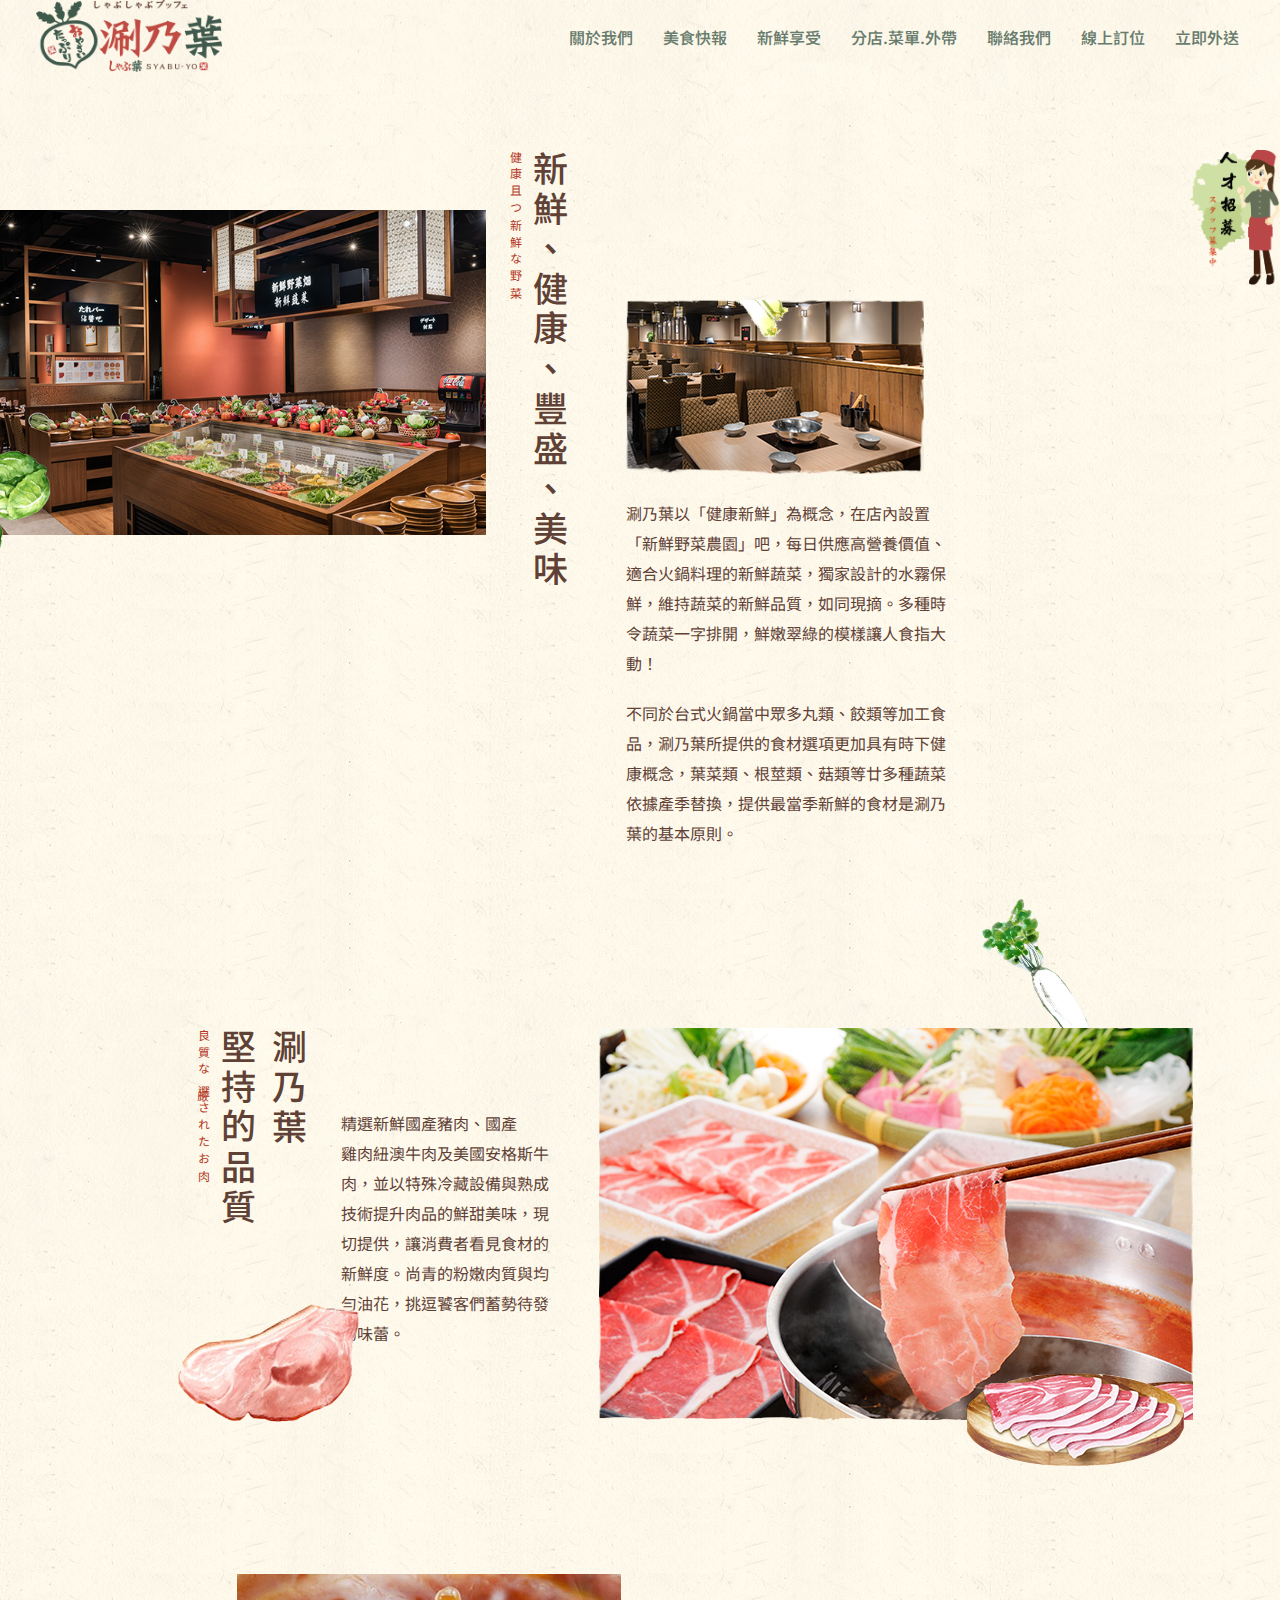
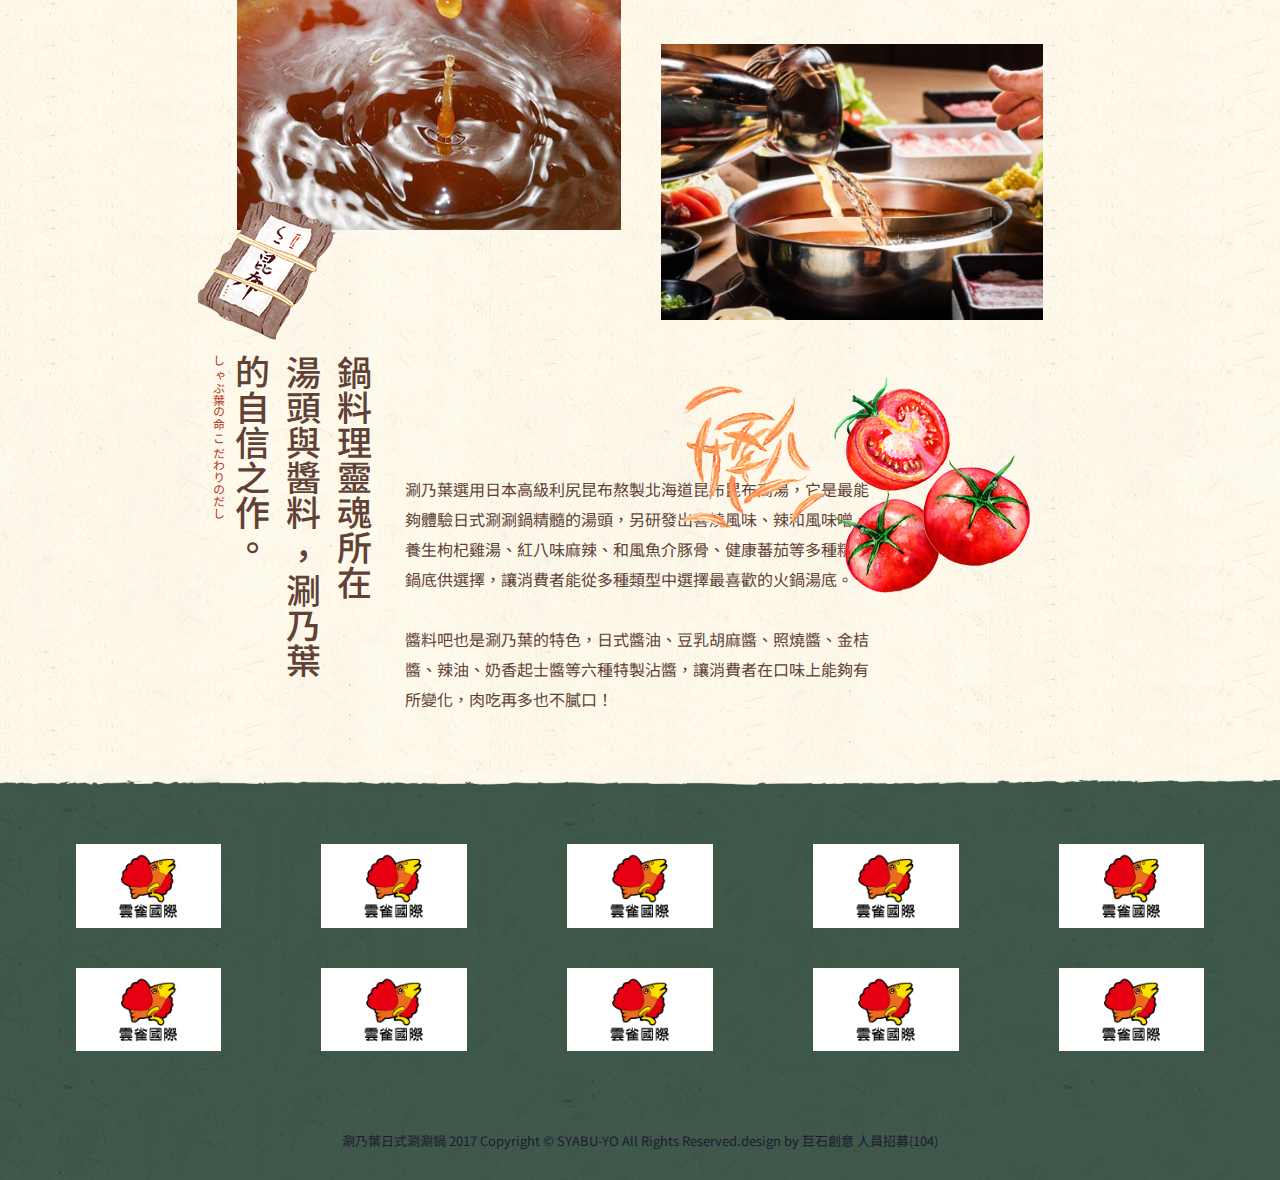
<file: csshw/index.html>
<!DOCTYPE html>
<html lang="en">
<head>
    <meta charset="UTF-8">
    <meta http-equiv="X-UA-Compatible" content="IE=edge">
    <meta name="viewport" content="width=device-width, initial-scale=1.0">
  <link rel="stylesheet" href="reset.css">
    <link rel="stylesheet" href="index.css">
    <link rel="preconnect" href="https://fonts.googleapis.com">
    <link rel="preconnect" href="https://fonts.gstatic.com" crossorigin>
    <link href="https://fonts.googleapis.com/css2?family=Noto+Sans+TC:wght@100;300;400;500;700;900&display=swap" rel="stylesheet">
    <title>Document</title>
</head>
<body>

<header>
   <div class="navbar">
    <img class="logo"src="./image/logo.png" alt="">
    <img class="mobile_b" src="./image/mobile_b.png" alt="">
    <ul class="navbar1">
       
            <li class="bar1 li1"><a href="">關於我們</a></li>
            <li class="bar1 li2"><a href="">美食快報</a></li>
            <li class="bar1 li3"><a href="">新鮮享受</a></li>
            <li class="bar1 li4"><a href="">分店.菜單.外帶</a></li>
            <li class="bar1 li5"><a href="">聯絡我們</a></li>
            <li class="bar1 li6"><a href="">線上訂位</a></li>
            <li class="bar1 li7"><a href="">立即外送</a></li>
        </ul>

   </div>
</header>
<div class="info">
    <div class="topimg">
        <div class="hiring">
            <img src="./image/hiring.png" alt="">
        </div>
        <div class="imgleftp1">
            <img src="./image/pic1.jpg" alt="">
            <div class="vage">
                <img src="./image/vage2.png" alt="">
            </div>
            </div>
            
            <div class="chili">
                <img src="./image/chili.png" alt="">
            </div>
            <div class="title">
                <span>健康且つ新鮮な野菜 </span>
                <h1>新鮮、健康、豐盛、美味</h1>
            </div>
            <div class="imgrightp2">
                <img src="./image/pic2.png" alt="">
                <div class="vage3">
                    <img src="./image/vage3.png" alt="">
                </div>
                <p class="pimg1">
                    涮乃葉以「健康新鮮」為概念，在店內設置「新鮮野菜農園」吧，每日供應高營養價值、適合火鍋料理的新鮮蔬菜，獨家設計的水霧保鮮，維持蔬菜的新鮮品質，如同現摘。多種時令蔬菜一字排開，鮮嫩翠綠的模樣讓人食指大動！  
                </p>
                <p class="pimg2">
                    不同於台式火鍋當中眾多丸類、餃類等加工食品，涮乃葉所提供的食材選項更加具有時下健康概念，葉菜類、根莖類、菇類等廿多種蔬菜依據產季替換，提供最當季新鮮的食材是涮乃葉的基本原則。

                </p>
                
                </div>
    </div>
    <div class="middleimg">
        <div class="daigon">
            <img src="./image/daigon.png" alt="">
        </div>
        
        <div class="title2">
            <div class="meat">
                <img src="./image/meat.png" alt="">
            </div>
            <span> 良質な厳選されたお肉  </span>
                <h1>堅持的品質</h1>
                <h1 class="mdh1">涮乃葉</h1>
        </div>
        <p class="mdp">

            精選新鮮國產豬肉、國產<br>雞肉紐澳牛肉及美國安格斯牛<br>肉，並以特殊冷藏設備與熟成<br>技術提升肉品的鮮甜美味，現<br>切提供，讓消費者看見食材的<br>新鮮度。尚青的粉嫩肉質與均<br>勻油花，挑逗饕客們蓄勢待發<br>的味蕾。
                </p>
        <div class="mdimg">
            <img src="./image/pic3.png" alt="">
            <div class="meat2">
                <img src="./image/meat2.png" alt="">
            </div>
        </div>
        
    </div>
<div class="bottomimg">
    <div class="btimg1">
        <img src="./image/pic4.jpg" alt="">
        <div class="konbo">
            <img src="./image/konbo.png" alt="">
        </div>
    </div>
    <div class="btimg2">
    <img src="./image/pic5.jpg" alt="">
    <div class="tomato">
        <img src="./image/tomato.png" alt="">
    </div>
</div>
<div class="character">
    <div class="vage1">
        <img src="./image/vage1.png" alt="">
    </div>
    <span>
        し ゃぶ葉の命    こ だわりのだし   
    </span>
    <h1>的自信之作。</h1>
    <h1>湯頭與醬料 ，涮乃葉</h1>
    <h1>鍋料理靈魂所在</h1>
    <p class="btp1">

	涮乃葉選用日本高級利尻昆布熬製北海道昆布昆布高湯，它是最能<br>夠體驗日式涮涮鍋精髓的湯頭，另研發出喜燒風味、辣和風味噌、<br>養生枸杞雞湯、紅八味麻辣、和風魚介豚骨、健康蕃茄等多種精選<br>鍋底供選擇，讓消費者能從多種類型中選擇最喜歡的火鍋湯底。。<br>
    <br>
    
    醬料吧也是涮乃葉的特色，日式醬油、豆乳胡麻醬、照燒醬、金桔<br>醬、辣油、奶香起士醬等六種特製沾醬，讓消費者在口味上能夠有<br>所變化，肉吃再多也不膩口！
    </p>
    
</div>
</div>
</div>
<div class="partiner">
    <div class="footer">
        <img src="./image/footer_bg0.png" alt="">
    </div>
        <div class="footerrrrr">
            
            <ul>
                <li><img src="./image/-169x97PX(1).jpeg" alt=""></li>
                <li><img src="./image/-169x97PX(1).jpeg" alt=""></li>
                <li><img src="./image/-169x97PX(1).jpeg" alt=""></li>
                <li><img src="./image/-169x97PX(1).jpeg" alt=""></li>
                <li><img src="./image/-169x97PX(1).jpeg" alt=""></li>
                <li><img src="./image/-169x97PX(1).jpeg" alt=""></li>
                <li><img src="./image/-169x97PX(1).jpeg" alt=""></li>
                <li><img src="./image/-169x97PX(1).jpeg" alt=""></li>
                <li><img src="./image/-169x97PX(1).jpeg" alt=""></li>
                <li><img src="./image/-169x97PX(1).jpeg" alt=""></li>
            </ul>
            
        </div>
    </div>
</div>
<footer>
    涮乃葉日式涮涮鍋 2017 Copyright © SYABU-YO All Rights Reserved.design by 巨石創意  人員招募(104)
</footer>

</body>
</html>
</file>
<file: csshw/index.css>
* {
    font-family: 'Noto Sans TC', sans-serif !important;
}

html,
body {
    width: 100%;
    height: 100%;
    background-image: url(./image/bg.png);
}

header {
    position: fixed;
    left: 0;
    right: 0;
    background-image: url(./image/bg.png);
    z-index: 1;
    /* padding: 10px; */
}

.navbar {
    position: relative;
    margin: auto;
    max-width: 1330px;
    width: 96%;
    display: flex;
    justify-content: space-between;

}

.mobile_b {
    display: none;
    width: 4%;
    height: 5%;
    position: relative;
    /* left: 0px; */
}

.navbar1 {
    display: flex;
    list-style: none;
    /* margin: auto; */
    padding-left: 0px;
    /* float: right; */
    font-size: 16px;
    padding-top: 10px;
    /* padding-right: 10px; */

}

.navbar1 li {
    padding: 15px 32px;
    /* margin: 10px; */

}

.navbar1 li a {
    font-weight: 550;
}

.logo {
    width: 16%;
    padding-left: 10px;
}

.navbar1 a {
    color: #687c6e;
    text-decoration: none;
    font-family: ;
}

/* -hrader結束- */
.info {
    padding-top: 200px;
    padding-bottom: 80px;
}

.hiring {
    position: absolute;
    right: 0;
    width: 7%;
}

.vage {
    position: absolute;
    top: 300px;
    left: -160px;
}

.imgrightp2 img {
    width: auto;
}

.vage3 {
    position: absolute;
    left: 0px;
    top: 30px;
}

.chili {
    position: absolute;
    top: 580px;
}

.daigon {
    width: 8%;
    position: absolute;
    right: 200px;
    top: 50px;
}

.topimg {
    display: flex;
    position: relative;
    /* 置中 */
    justify-content: center;
    /* top: 100px;
    left: 220px; */
}

.imgleftp1 {
    max-width: 100%;
    height: auto;
    display: block;
    position: relative;
}

.title {
    padding-left: 20px;
    writing-mode: vertical-lr;
    letter-spacing: 5px;
}

.title span {
    color: #b43623;
    font-size: 12px;
    margin: 0;

}

.title h1 {
    color: #5f4136;
    font-size: 35px;
    margin: 0;
    padding-right: 50px;
    font-weight: 510;
}

.imgleftp1 {
    padding-top: 60px;
    width: 38%;
}

.imgrightp2 {
    max-width: 100%;
    height: auto;
    display: block;
    padding-top: 150px;
    width: 25%;
    position: relative;

}

.pimg1 {
    padding-top: 20px;
    font-size: 16px;
    line-height: 30px;
    color: #5f4136;
}

.pimg2 {
    padding-top: 20px;
    font-size: 16px;
    line-height: 30px;
    color: #5f4136;
}

/* 中間區塊 */
.middleimg {
    display: flex;
    position: relative;
    justify-content: center;
    padding-top: 180px;
    /* top: 300px;
    left: 220px; */
}

.meat {
    position: absolute;
    left: -106px;
    bottom: 0;
}

.meat2 {
    position: absolute;
    /* top: 550px; */
    bottom: -46px;
    right: -100px;
}

.middleimg img {
    width: auto;
}

.mdimg {
    /* width: 38%; */
    /* float: right; */
    position: relative;
    /* padding-left: 30px; */
}

.title2 {
    writing-mode: vertical-lr;
    letter-spacing: 5px;
    position: relative;
}

.title2 span {
    color: #b43623;
    font-size: 12px;
    margin: 0;
}

.title2 h1 {
    color: #5f4136;
    font-size: 35px;
    margin: 0;
    font-weight: 510;
    /* padding-right: px; */
}

.title2 .mdh1 {
    /* padding-left: 50px; */
}

.mdp {
    padding-top: 80px;
    font-size: 16px;
    line-height: 30px;
    color: #5f4136;
    padding-right: 50px;
    padding-left: 25px;

}

.bottomimg {
    /* width: 80%; */
    display: flex;
    position: relative;
    /* top: 450px;
    left: 220px; */
    justify-content: center;
    flex-wrap: wrap;
    padding-top: 150px;
}

.konbo {
    position: absolute;
    /* top: 530px; */
    left: 209px;
    bottom: -20px;
    left: -40px;
}

.vage1 {
    position: absolute;
    top: 560px;
    left: 680px;
    /* margin: 50px; */
}

.tomato {
    position: absolute;
    top: 550px;
    right: 250px;
}

.btimg1 {
    width: 30%;
    position: relative;
}

.btimg2 {
    width: 33%;
    padding-left: 40px;
    padding-top: 70px;
}

.character {
    /* writing-mode: vertical-lr;
  letter-spacing: 5px; */
    display: flex;
    width: 100%;
    /* justify-content: center; */
    padding-top: 30px;
    margin-left: 420px;

}

.character span {
    color: #b43623;
    font-size: 12px;
    margin: 0;
    writing-mode: vertical-lr;
    /* letter-spacing: 5px; */
}

.character h1 {
    color: #5f4136;
    font-size: 35px;
    margin: 0;
    writing-mode: vertical-lr;
    font-weight: 510;
    /* letter-spacing: 5px; */
}

.btp1 {
    padding-top: 120px;
    font-size: 16px;
    line-height: 30px;
    color: #5f4136;
    padding-right: 50px;
    padding-left: 25px;
}

.partiner {
    padding-top: 30px;
    background-image: url(./image/footer_bg.png);
    position: relative;
}

.partiner img {
    vertical-align: middle;
}

.footer {
    position: absolute;
    bottom: 100%;
}

.footer img {}

.footer1 {}

.footerrrrr {
    /* width: 33%; */

    /* padding-left: 100px; */
    /* padding: 50px; */
    max-width: 1400px;
    width: 96%;
    margin: 0 auto;

}

.footerrrrr ul {
    /* padding-top: 30px; */
    display: flex;
    margin: auto;
    padding-left: 0;
    flex-wrap: wrap;
}

.footerrrrr li {
    width: 20%;
    padding: 20px 50px;
}

footer {
    background-image: url(./image/footer_bg.png);
    padding-top: 60px;
    text-align: center;
    padding-bottom: 30px;
}

/* RWD */
@media only screen and (max-width: 1024px) {
    .navbar1 {
        display: none;

    }

    .mobile_b {
        display: block;
        padding-top: 5px;
    }

    .logo {
        width: 180px;
    }

    .vage {
        display: none;
    }

    .imgleftp1 {
        width: 200px;
    }
}

@media only screen and (max-width: 1280px) {
    .navbar1 li {
        padding: 15px;
    }
    .topimg {
        /* padding-right: 450px; */
        justify-content: flex-start;

    }

    .vage3 {
        display: none;
    }
    .chili {
        display: none;
    }

    
    .info {
        padding-top: 150px;
    }
    .meat{
        padding-left: 80px;
        width: 20px;
    }
    .mdimg{
        width: 38%;
    }
   

}

@media only screen and (max-width: 768px) {
    .imgleftp1 {
        display: none;
    }

    .chili {
        display: none;
    }

    .topimg {
        /* padding-right: 450px; */
        justify-content: flex-start;

    }

    .vage3 {
        display: none;
    }

    .imgrightp2 {
        padding-top: 50px;
        width: 100%;
    }

    .info {
        padding-top: 150px;
    }
    .middleimg{
        flex-wrap: wrap;
    }
    .mdimg{
       
     }
     .title2{
        
     }
}
</file>
